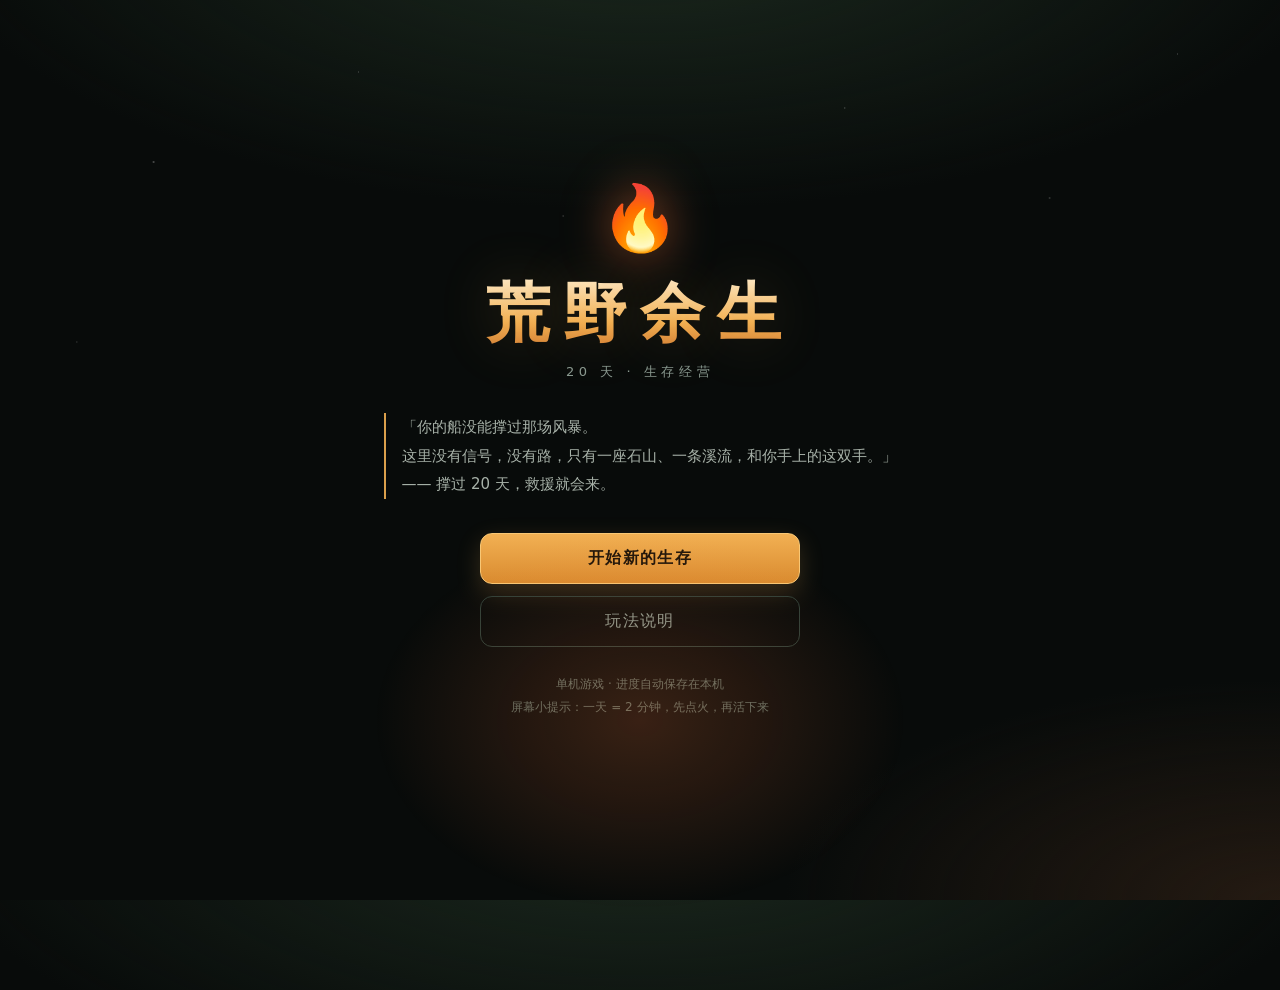
<file: index.html>
<!DOCTYPE html>
<html lang="zh-CN">
<head>
<meta charset="UTF-8">
<meta name="viewport" content="width=device-width, initial-scale=1.0, viewport-fit=cover, user-scalable=no">
<meta name="theme-color" content="#0b0f0d">
<meta name="apple-mobile-web-app-capable" content="yes">
<meta name="apple-mobile-web-app-status-bar-style" content="black-translucent">
<link rel="manifest" href="./manifest.webmanifest">
<link rel="icon" href="data:image/svg+xml,<svg xmlns='http://www.w3.org/2000/svg' viewBox='0 0 100 100'><text y='.9em' font-size='90'>🏕️</text></svg>">
<link rel="stylesheet" href="./css/style.css">
<title>荒野余生 · 20 天</title>
</head>
<body>
<div id="app">

  <!-- ===== 顶部 HUD ===== -->
  <header id="hud" class="hidden">
    <div class="hud-row hud-top">
      <div class="brand">
        <span class="brand-icon">🏕️</span>
        <div>
          <div class="brand-name">荒野余生</div>
          <div class="brand-sub" id="hud-clock">第 1 天 · 06:00</div>
        </div>
      </div>
      <div class="hud-weather" id="hud-weather" title="当地天气"><span class="wx-icon">☀️</span><span class="wx-name">晴朗</span></div>
      <div class="hud-target">
        <div class="target-num" id="hud-daynum">1<small>/20</small></div>
        <div class="target-bar"><i id="hud-daybar"></i></div>
        <div class="target-label">熬过今夜</div>
      </div>
    </div>

    <div class="hud-vitals" id="hud-vitals"></div>

    <div class="hud-res" id="hud-res"></div>

    <div class="hud-row hud-actions">
      <div class="energy-wrap">
        <span class="energy-label">体力</span>
        <div class="energy-bar"><i id="hud-energy"></i></div>
        <span class="energy-num" id="hud-energy-num">100</span>
      </div>
      <div class="action-dots" id="hud-dots" title="今天的行动次数"></div>
      <div class="know-wrap" title="知识：用于研究科技">
        <span>📘</span><span id="hud-know">0</span>
      </div>
    </div>
    <div class="hud-progress"><i id="hud-timebar"></i></div>
  </header>

  <!-- ===== 主界面 ===== -->
  <main id="screen-play" class="screen hidden">
    <section class="panel panel-log">
      <div class="panel-head">
        <h2>夜里发生的</h2>
        <button class="mini-btn" id="btn-sound" title="音效开关">🔊</button>
        <button class="mini-btn" id="btn-restart" title="重新开始">↻</button>
      </div>
      <div class="log" id="log"></div>
    </section>

    <section class="panel panel-collect">
      <div class="panel-head"><h2>外出采集 <span class="sub-label">消耗体力 · 用掉 1 次行动</span></h2></div>
      <div class="zones" id="zones"></div>
    </section>

    <section class="panel panel-tabs">
      <div class="tabbar" id="tabbar">
        <button class="tab active" data-tab="build">🏗️ 建造</button>
        <button class="tab" data-tab="craft">🛠️ 制作</button>
        <button class="tab" data-tab="tech">📘 科技</button>
        <button class="tab" data-tab="camp">⛺ 营地</button>
      </div>
      <div class="tab-body" id="tab-body"></div>
    </section>
  </main>

  <!-- ===== 雨/雾粒子层 ===== -->
  <div id="fx" class="fx"></div>

  <!-- ===== 弹窗层 ===== -->
  <div id="modal-root"></div>

  <div id="toasts" class="toasts"></div>
</div>

<script src="./js/data.js"></script>
<script src="./js/game.js"></script>
<script src="./js/audio.js"></script>
<script src="./js/ui.js"></script>
<script>
  if ('serviceWorker' in navigator && location.protocol !== 'file:') {
    window.addEventListener('load', function () { navigator.serviceWorker.register('./sw.js').catch(function () {}); });
  }
</script>
</body>
</html>
</file>
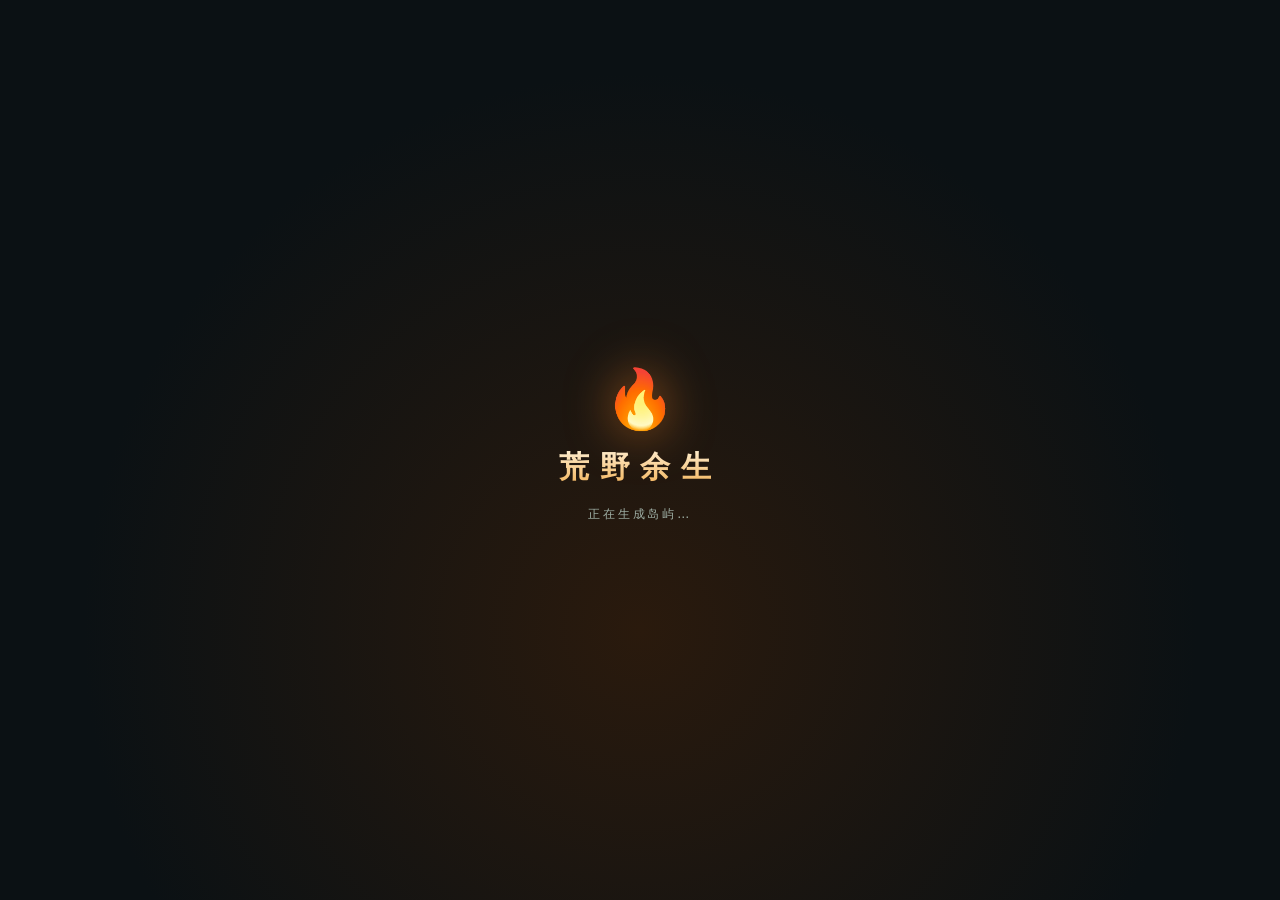
<file: explore.html>
<!DOCTYPE html>
<html lang="zh-CN">
<head>
<meta charset="UTF-8">
<meta name="viewport" content="width=device-width, initial-scale=1.0, maximum-scale=1.0, user-scalable=no, viewport-fit=cover">
<meta name="theme-color" content="#0b1114">
<meta name="apple-mobile-web-app-capable" content="yes">
<meta name="apple-mobile-web-app-status-bar-style" content="black-translucent">
<meta name="mobile-web-app-capable" content="yes">
<link rel="manifest" href="./manifest.webmanifest">
<link rel="icon" href="data:image/svg+xml,<svg xmlns='http://www.w3.org/2000/svg' viewBox='0 0 100 100'><text y='.9em' font-size='90'>🏝️</text></svg>">
<link rel="stylesheet" href="./css/game.css">
<title>荒野余生 · 3D 探索</title>
<script type="importmap">
{
  "imports": {
    "three": "./vendor/three.module.js",
    "three/addons/": "./vendor/examples/jsm/"
  }
}
</script>
</head>
<body>
<canvas id="gl"></canvas>

<!-- 加载 -->
<div id="loading" class="loading">
  <div class="fire">🔥</div>
  <h1>荒野余生</h1>
  <p class="sub">正在生成岛屿…</p>
</div>

<!-- ============ HUD ============ -->
<div id="hud" class="hud">
  <!-- 顶部状态：纯图形，无文字 -->
  <div class="top">
    <div class="stats">
      <div class="stat heart">
        <div class="bar"><i id="st-energy"></i></div>
      </div>
      <div class="stat hunger">
        <span class="icon">🍖</span>
        <div class="bar"><i id="st-hunger"></i></div>
      </div>
      <div class="stat thirst">
        <span class="icon">💧</span>
        <div class="bar"><i id="st-thirst"></i></div>
      </div>
      <div class="stat stamina">
        <span class="icon">⚡</span>
        <div class="bar"><i id="st-stamina"></i></div>
      </div>
    </div>
    <!-- 昼夜圆盘：图形表示，不写文字 -->
    <div class="daydial" id="daydial">
      <div class="dial-face">
        <span class="dial-icon" id="dial-icon">☀️</span>
      </div>
      <div class="day-pips" id="day-pips"></div>
    </div>
    <!-- 物品栏（横屏时移到右上角，竖屏时在右侧竖排） -->
    <div class="inventory" id="inventory">
      <div class="slot" id="it-wood" title="木材"><span>🪵</span></div>
      <div class="slot" id="it-stone" title="石料"><span>🪨</span></div>
      <div class="slot" id="it-camp" title="营火"><span>🔥</span></div>
    </div>
  </div>

  <!-- 准心提示 -->
  <div class="prompt" id="prompt"><span class="prompt-ring"></span></div>

  <!-- 气泡提示 -->
  <div class="bubbles" id="bubbles"></div>

  <!-- 受击红屏 -->
  <div class="hit-flash" id="hitFlash"></div>

  <!-- 夜晚暗角 -->
  <div class="vignette" id="vignette"></div>
</div>

<!-- 触控层：虚拟摇杆 + 行动按钮（独立于 HUD，保证能点） -->
<div class="controls" id="controls">
  <div class="pedal" id="stick">
    <div class="pedal-base"></div>
    <div class="pedal-knob" id="knob"></div>
  </div>
  <button class="action-btn" id="btnAction" aria-label="行动">
    <span class="act-icon">🪓</span>
  </button>
</div>

<!-- 死亡 / 重来 -->
<div id="gameover" class="gameover hidden">
  <div class="go-card">
    <div class="go-icon">💀</div>
    <button class="go-btn" id="btnRestart">↻</button>
  </div>
</div>

<!-- 横屏提示：竖屏时盖一层，引导转到横屏 -->
<div id="rotate" class="rotate">
  <div class="rotate-card">
    <div class="phone">
      <div class="phone-screen"></div>
    </div>
    <div class="rotate-hint">
      <span>↻</span>
    </div>
  </div>
</div>

<script type="module" src="./js3d/overlay.js"></script>
<script type="module" src="./js3d/main.js"></script>
<script>
  if ('serviceWorker' in navigator && location.protocol !== 'file:') {
    window.addEventListener('load', function () { navigator.serviceWorker.register('./sw.js').catch(function () {}); });
  }
</script>
</body>
</html>
</file>
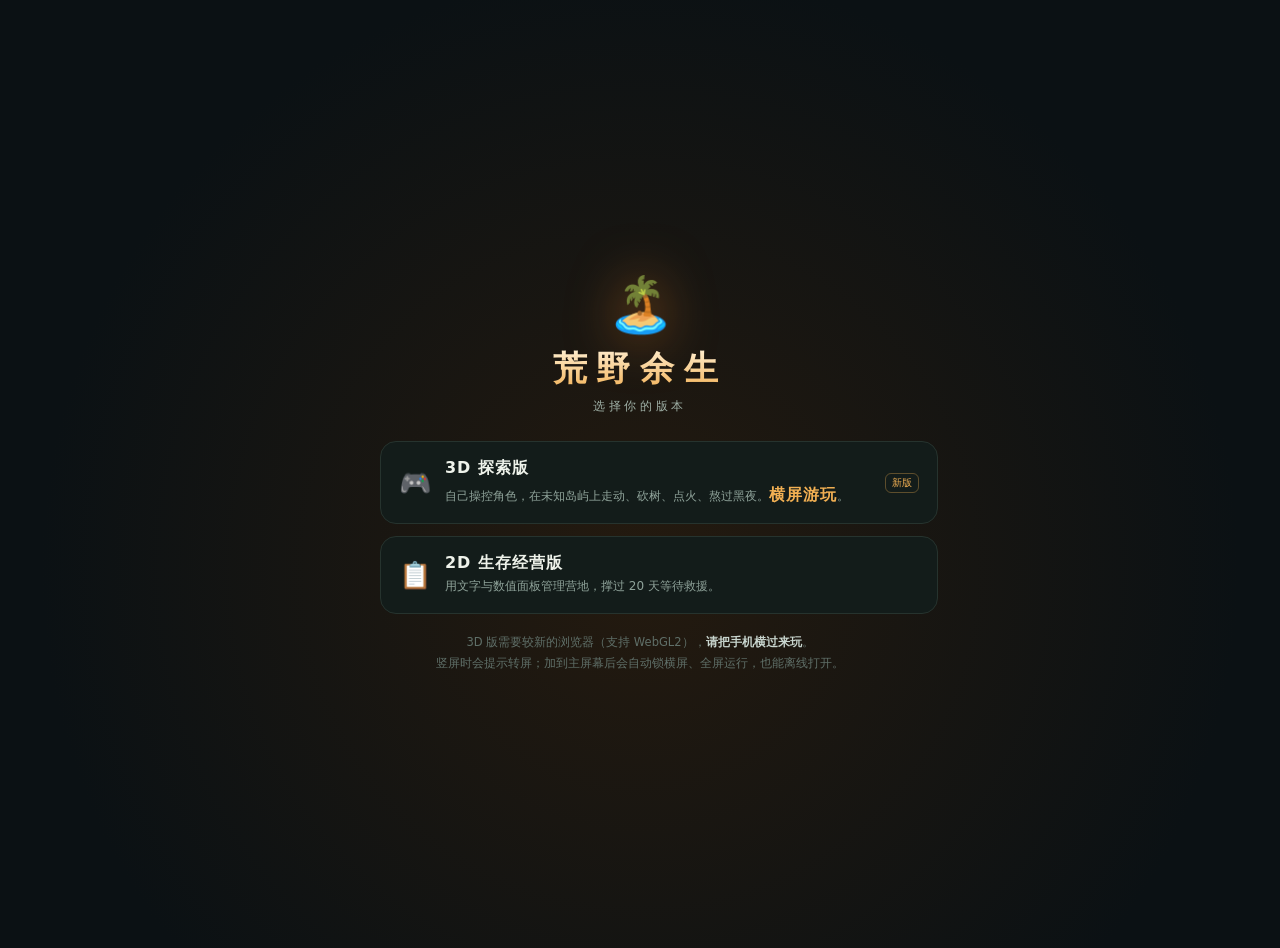
<file: start.html>
<!DOCTYPE html>
<html lang="zh-CN">
<head>
<meta charset="UTF-8">
<meta name="viewport" content="width=device-width, initial-scale=1">
<title>荒野余生 · 入口</title>
<style>
  body{margin:0;min-height:100vh;display:grid;place-items:center;background:radial-gradient(circle at 50% 60%,#241a0f,#0b1114 70%);color:#eef2ea;font-family:"PingFang SC","Microsoft YaHei",system-ui,sans-serif;padding:24px}
  .wrap{max-width:520px;width:100%;text-align:center}
  h1{font-size:34px;letter-spacing:.28em;margin:0 0 6px;background:linear-gradient(180deg,#fff3da,#f2b053);-webkit-background-clip:text;background-clip:text;color:transparent}
  .sub{color:#9fb0a6;font-size:12px;letter-spacing:.3em;margin-bottom:26px}
  .hero{font-size:54px;filter:drop-shadow(0 0 26px #ff8a2a88);margin-bottom:10px}
  a.card{
    display:flex;align-items:center;gap:14px;width:100%;text-align:left;padding:16px 18px;border-radius:16px;
    background:#131c1a;border:1px solid #26332e;text-decoration:none;color:#eef2ea;margin-bottom:12px;transition:.18s;
  }
  a.card:hover{border-color:#f2b053;transform:translateY(-2px);box-shadow:0 12px 30px #0007}
  a.card .ico{font-size:26px}
  a.card b{display:block;font-size:16px;letter-spacing:.06em}
  a.card span{display:block;font-size:12px;color:#8fa39a;margin-top:3px;line-height:1.6}
  .tag{font-size:10px;border:1px solid #f2b05355;color:#f2b053;border-radius:6px;padding:2px 6px;margin-left:auto;white-space:nowrap}
  .note{color:#5f6f68;font-size:11.5px;line-height:1.9;margin-top:18px}
</style>
</head>
<body>
<div class="wrap">
  <div class="hero">🏝️</div>
  <h1>荒野余生</h1>
  <div class="sub">选择你的版本</div>

  <a class="card" href="./explore.html">
    <div class="ico">🎮</div>
    <div>
      <b>3D 探索版</b>
      <span>自己操控角色，在未知岛屿上走动、砍树、点火、熬过黑夜。<b style="display:inline;color:#f2b053">横屏游玩</b>。</span>
    </div>
    <div class="tag">新版</div>
  </a>

  <a class="card" href="./index.html">
    <div class="ico">📋</div>
    <div>
      <b>2D 生存经营版</b>
      <span>用文字与数值面板管理营地，撑过 20 天等待救援。</span>
    </div>
  </a>

  <div class="note">
    3D 版需要较新的浏览器（支持 WebGL2），<b style="color:#c9d6cf">请把手机横过来玩</b>。<br>
    竖屏时会提示转屏；加到主屏幕后会自动锁横屏、全屏运行，也能离线打开。
  </div>
</div>
</body>
</html>
</file>
<file: css/style.css>
/* 荒野余生 · 样式：深色荒野夜感 */
:root{
  --bg:#080b0a;
  --bg2:#0f1512;
  --panel:#121a16;
  --panel2:#16211c;
  --line:#233029;
  --line2:#2f4038;
  --text:#e8e2d4;
  --muted:#8a998f;
  --dim:#5d6d63;
  --amber:#f2b053;
  --amber-soft:#f2b05322;
  --ember:#ff7a3d;
  --good:#7fbf7a;
  --bad:#e2685c;
  --warn:#e6c15a;
  --blue:#64b5e6;
  --shadow:0 10px 30px #0008;
  --r:14px;
}

*{box-sizing:border-box;-webkit-tap-highlight-color:transparent}
html,body{margin:0;height:100%}
body{
  background:
    radial-gradient(1200px 500px at 50% -10%, #1c2a1f 0%, transparent 60%),
    radial-gradient(900px 400px at 100% 100%, #241a12 0%, transparent 55%),
    var(--bg);
  color:var(--text);
  font-family:"PingFang SC","Microsoft YaHei","Noto Sans SC",system-ui,sans-serif;
  overflow-x:hidden;
}
button{font-family:inherit;color:inherit;cursor:pointer}
.hidden{display:none !important}
#app{min-height:100%;max-width:100%;margin:0 auto;position:relative;padding:0 0 40px}

/* 星空 + 火光背景 */
body::before{
  content:"";position:fixed;inset:0;pointer-events:none;z-index:0;
  background-image:
    radial-gradient(1.5px 1.5px at 12% 18%, #ffffff66, transparent),
    radial-gradient(1px 1px at 28% 8%, #ffffff55, transparent),
    radial-gradient(1.2px 1.2px at 44% 24%, #ffffff44, transparent),
    radial-gradient(1px 1px at 66% 12%, #ffffff66, transparent),
    radial-gradient(1.4px 1.4px at 82% 22%, #ffffff44, transparent),
    radial-gradient(1px 1px at 92% 6%, #ffffff55, transparent),
    radial-gradient(1.2px 1.2px at 6% 38%, #ffffff33, transparent);
  opacity:.9;
  animation:twinkle 6s ease-in-out infinite alternate;
}
@keyframes twinkle{from{opacity:.45}to{opacity:1}}
#app{position:relative;z-index:1}

/* ============ 开始屏 ============ */
.title-screen{
  min-height:100vh;display:flex;flex-direction:column;align-items:center;justify-content:center;
  padding:24px;text-align:center;position:relative;
}
.title-screen .glow{
  position:absolute;bottom:-10%;left:50%;transform:translateX(-50%);
  width:min(90vw,760px);height:60vh;pointer-events:none;
  background:radial-gradient(closest-side, #ff7a3d33, transparent 70%);
  animation:flicker 3.2s ease-in-out infinite;
}
@keyframes flicker{0%,100%{opacity:.85;transform:translateX(-50%) scale(1)}45%{opacity:1;transform:translateX(-50%) scale(1.04)}70%{opacity:.7;transform:translateX(-50%) scale(.97)}}
.title-fire{font-size:64px;filter:drop-shadow(0 0 24px #ff7a3d88);animation:bob 2.4s ease-in-out infinite}
@keyframes bob{50%{transform:translateY(-6px)}}
.title-screen h1{
  font-size:clamp(38px,9vw,64px);letter-spacing:.2em;margin:14px 0 6px;font-weight:800;
  background:linear-gradient(180deg,#fff3da,#f2b053 60%,#c9702b);
  -webkit-background-clip:text;background-clip:text;color:transparent;
  text-shadow:0 0 60px #f2b05333;
}
.title-screen .sub{color:var(--muted);letter-spacing:.35em;font-size:13px;margin-bottom:6px}
.title-screen .quote{
  max-width:520px;color:#b9c4ba;line-height:1.9;font-size:15px;margin:26px auto 34px;
  border-left:2px solid var(--amber);padding-left:16px;text-align:left;opacity:.9;
}
.title-btns{display:flex;flex-direction:column;gap:12px;width:min(320px,86vw)}
.btn{
  border:1px solid var(--line2);background:var(--panel);padding:14px 18px;border-radius:12px;
  font-size:16px;letter-spacing:.08em;transition:.18s;display:flex;align-items:center;justify-content:center;gap:8px;
}
.btn:hover{border-color:var(--amber);background:var(--panel2);transform:translateY(-1px)}
.btn.primary{
  background:linear-gradient(180deg,#f2b053,#d98b2f);color:#20160a;border-color:#f8c775;font-weight:700;
  box-shadow:0 8px 24px #f2b05333;
}
.btn.primary:hover{filter:brightness(1.08)}
.btn.ghost{background:transparent;color:var(--muted)}
.btn:disabled{opacity:.4;cursor:not-allowed;transform:none}
.tips{color:var(--dim);font-size:12px;margin-top:26px;line-height:1.9}

/* ============ HUD ============ */
#hud{
  position:sticky;top:0;z-index:30;padding:10px 12px 0;
  background:linear-gradient(180deg,#0d1310f2,#0d1310e0 70%,#0d131000);
  backdrop-filter:blur(10px);
  border-bottom:1px solid #1a241e;
}
.hud-row{display:flex;align-items:center;gap:12px}
.hud-top{justify-content:space-between}
.brand{display:flex;align-items:center;gap:9px;min-width:0}
.brand-icon{font-size:22px}
.brand-name{font-weight:700;letter-spacing:.16em;font-size:15px}
.brand-sub{font-size:11px;color:var(--muted);letter-spacing:.08em;margin-top:2px}
.hud-weather{
  display:flex;align-items:center;gap:6px;padding:5px 10px;border-radius:20px;
  background:#ffffff08;border:1px solid var(--line);font-size:12px;color:#c9d3ca;
}
.hud-weather .wx-icon{font-size:15px}
.hud-target{display:flex;flex-direction:column;align-items:flex-end;gap:3px;min-width:76px}
.target-num{font-size:17px;font-weight:800;color:var(--amber)}
.target-num small{font-size:11px;color:var(--dim);font-weight:400}
.target-bar{width:76px;height:4px;border-radius:2px;background:#ffffff12;overflow:hidden}
.target-bar i{display:block;height:100%;width:5%;background:linear-gradient(90deg,#d98b2f,#f2b053);transition:width .4s}
.target-label{font-size:10px;color:var(--dim);letter-spacing:.1em}

.hud-vitals{display:grid;grid-template-columns:repeat(4,1fr);gap:8px;margin:10px 0 8px}
.vital{background:#ffffff06;border:1px solid var(--line);border-radius:10px;padding:6px 8px;position:relative;overflow:hidden}
.vital-top{display:flex;justify-content:space-between;align-items:center;font-size:11px;color:var(--muted);letter-spacing:.06em}
.vital-top b{font-size:12px;color:var(--text);font-variant-numeric:tabular-nums}
.vital-bar{height:5px;border-radius:3px;background:#ffffff10;margin-top:5px;overflow:hidden}
.vital-bar i{display:block;height:100%;border-radius:3px;transition:width .45s ease,background .3s}
.vital.low .vital-top b{color:var(--bad)}
.vital.low{animation:pulse 1.6s infinite;border-color:#e2685c55}
@keyframes pulse{50%{box-shadow:0 0 0 3px #e2685c1a}}

.hud-res{
  display:flex;gap:6px;overflow-x:auto;padding:4px 0 8px;scrollbar-width:none;
}
.hud-res::-webkit-scrollbar{display:none}
.res-chip{
  flex:0 0 auto;display:flex;align-items:center;gap:5px;padding:4px 9px;border-radius:8px;
  background:#ffffff06;border:1px solid #1e2a23;font-size:12px;color:#cdd6cd;font-variant-numeric:tabular-nums;
}
.res-chip .ic{font-size:13px}
.res-chip b{color:var(--text);font-weight:600}
.res-chip.hi{border-color:#7fbf7a55;background:#7fbf7a10}
.res-chip.flash{animation:chipflash .6s}
@keyframes chipflash{0%{background:#f2b05366}100%{background:transparent}}

.hud-actions{margin-bottom:8px}
.energy-wrap{display:flex;align-items:center;gap:8px;flex:1}
.energy-label{font-size:11px;color:var(--muted)}
.energy-bar{flex:1;height:7px;background:#ffffff10;border-radius:4px;overflow:hidden}
.energy-bar i{display:block;height:100%;width:100%;background:linear-gradient(90deg,#5fa86b,#9ed68f);transition:width .3s}
.energy-num{font-size:12px;color:var(--text);width:28px;text-align:right;font-variant-numeric:tabular-nums}
.action-dots{display:flex;gap:4px}
.action-dots i{width:9px;height:9px;border-radius:50%;background:#2b3a32;display:block;border:1px solid #3a4c41}
.action-dots i.on{background:var(--amber);box-shadow:0 0 8px var(--amber)}
.know-wrap{display:flex;align-items:center;gap:4px;font-size:12px;color:#c9d3ca;background:#ffffff08;padding:4px 9px;border-radius:8px;border:1px solid var(--line)}
.hud-progress{height:2px;background:#ffffff0a;margin:0 -12px}
.hud-progress i{display:block;height:100%;width:0;background:linear-gradient(90deg,#7fbf7a,#f2b053,#e2685c);transition:width .5s linear}

/* ============ 主界面 ============ */
.screen{padding:14px 12px 0}
.panel{
  background:linear-gradient(180deg,#111814,#0e1512);
  border:1px solid var(--line);border-radius:var(--r);margin-bottom:12px;overflow:hidden;
  box-shadow:var(--shadow);
}
.panel-head{display:flex;align-items:center;gap:8px;padding:10px 14px;border-bottom:1px solid #1b2620}
.panel-head h2{margin:0;font-size:13px;letter-spacing:.14em;color:#cfd8cf;font-weight:600}
.sub-label{font-size:11px;color:var(--dim);letter-spacing:0;margin-left:6px;font-weight:400}
.mini-btn{
  margin-left:auto;background:#ffffff08;border:1px solid var(--line);border-radius:8px;
  width:28px;height:28px;font-size:13px;display:grid;place-items:center;transition:.15s;
}
.mini-btn + .mini-btn{margin-left:0}
.mini-btn:hover{border-color:var(--amber);color:var(--amber)}
.log{height:190px;overflow-y:auto;padding:10px 14px;font-size:13px;line-height:1.85;scrollbar-width:thin;scrollbar-color:#2b3a32 transparent}
.log::-webkit-scrollbar{width:5px}
.log::-webkit-scrollbar-thumb{background:#2b3a32;border-radius:3px}
.log-item{padding:2px 0;color:#bdc7bd;animation:fadein .35s}
.log-item .daytag{color:var(--dim);font-size:10px;margin-right:6px;letter-spacing:.05em}
.log-item.good{color:#a8d6a1}
.log-item.bad{color:#f09a90}
.log-item.warn{color:#e6c15a}
.log-item.tech{color:#9fc9f0}
.log-item.story{color:#f2b053;font-style:italic;border-left:2px solid #f2b05355;padding-left:8px;margin:4px 0}
.log-item.hint{color:#8a998f}
.log-item.day{color:#f2b053;font-weight:700;letter-spacing:.14em;margin:8px 0 2px;text-align:center;font-size:12px}
@keyframes fadein{from{opacity:0;transform:translateY(4px)}to{opacity:1;transform:none}}

.zones{padding:10px 12px 12px}
.quick-row{display:flex;gap:7px;margin-bottom:9px;flex-wrap:wrap}
.quick{
  display:flex;align-items:center;gap:6px;padding:7px 11px;border-radius:10px;
  border:1px solid #7fbf7a55;background:#7fbf7a12;font-size:12.5px;color:#cfe6cd;transition:.15s;
}
.quick:hover:not(:disabled){border-color:var(--amber);color:var(--amber);background:#f2b05310}
.quick .q-cost{font-size:11px;color:var(--dim)}
.quick.off{opacity:.4;cursor:not-allowed}
.zones-grid{display:grid;grid-template-columns:repeat(auto-fill,minmax(140px,1fr));gap:8px}
.zone{
  text-align:left;border:1px solid var(--line);background:#0f1613;border-radius:11px;padding:9px 10px;transition:.16s;
  position:relative;overflow:hidden;
}
.zone:hover:not(:disabled){border-color:var(--amber);background:#151f19;transform:translateY(-1px)}
.zone:disabled{opacity:.42;cursor:not-allowed}
.zone .z-top{display:flex;align-items:center;gap:7px;font-weight:600;font-size:13px}
.zone .z-icon{font-size:17px}
.zone .z-cost{margin-left:auto;font-size:11px;color:var(--amber);font-variant-numeric:tabular-nums}
.zone .z-desc{font-size:11px;color:var(--dim);margin-top:5px;line-height:1.55}
.zone .z-warn{color:#e2685c}
.zone.locked .z-top{color:var(--dim)}

.tabbar{display:flex;border-bottom:1px solid #1b2620;background:#0b1210}
.tab{
  flex:1;border:0;background:transparent;padding:11px 4px;font-size:12px;color:var(--muted);
  letter-spacing:.05em;border-bottom:2px solid transparent;transition:.16s;
}
.tab.active{color:var(--amber);border-bottom-color:var(--amber);background:#f2b0530a}
.tab .badge{display:inline-block;width:6px;height:6px;border-radius:50%;background:var(--good);margin-left:3px;vertical-align:middle}
.tab-body{padding:10px 12px 14px;max-height:340px;overflow-y:auto;scrollbar-width:thin;scrollbar-color:#2b3a32 transparent}
.tab-body::-webkit-scrollbar{width:5px}
.tab-body::-webkit-scrollbar-thumb{background:#2b3a32;border-radius:3px}

.card{
  display:flex;gap:10px;align-items:flex-start;padding:10px;border:1px solid var(--line);border-radius:11px;
  background:#0f1613;margin-bottom:8px;transition:.16s;position:relative;
}
.card.ok{cursor:pointer}
.card.ok:hover{border-color:var(--amber);background:#151f19}
.card.no{opacity:.55}
.card.owned{border-color:#7fbf7a44;background:#0f1a12}
.card .c-icon{font-size:22px;line-height:1;width:26px;text-align:center;margin-top:1px}
.card .c-main{flex:1;min-width:0}
.card .c-title{display:flex;align-items:center;gap:6px;font-size:14px;font-weight:600}
.card .c-title .tag{font-size:10px;color:var(--dim);border:1px solid var(--line2);border-radius:4px;padding:1px 4px;font-weight:400;letter-spacing:.05em}
.card .c-desc{font-size:11.5px;color:var(--muted);margin-top:3px;line-height:1.6}
.card .c-cost{display:flex;flex-wrap:wrap;gap:5px;margin-top:6px}
.cost{font-size:11px;padding:2px 6px;border-radius:5px;background:#ffffff08;color:#c3ccc3;font-variant-numeric:tabular-nums}
.cost.lack{color:#f09a90;background:#e2685c15}
.c-why{font-size:11px;color:var(--dim);margin-top:6px}
.c-btn{
  align-self:center;flex:0 0 auto;border:1px solid var(--line2);background:#1a251f;border-radius:9px;
  padding:7px 12px;font-size:12px;color:var(--text);transition:.15s;white-space:nowrap;
}
.c-btn:hover:not(:disabled){border-color:var(--amber);color:var(--amber)}
.c-btn:disabled{opacity:.35;cursor:not-allowed}
.have{color:var(--good);font-size:11px}

.camp-grid{display:grid;gap:8px}
.camp-item{display:flex;align-items:center;gap:10px;padding:9px 10px;border:1px solid var(--line);border-radius:10px;background:#0f1613;font-size:13px}
.camp-item .ic{font-size:18px}
.camp-item .k{color:var(--muted);font-size:12px}
.camp-item .v{margin-left:auto;font-variant-numeric:tabular-nums}
.section-title{font-size:11px;color:var(--dim);letter-spacing:.14em;margin:10px 0 7px}
.equip-list{display:flex;flex-wrap:wrap;gap:6px}
.equip{padding:5px 9px;border-radius:8px;border:1px solid #7fbf7a44;background:#7fbf7a10;font-size:12px}
.empty{color:var(--dim);font-size:12px;padding:8px 0}
.kv-row{display:flex;justify-content:space-between;font-size:12.5px;padding:5px 0;border-bottom:1px dashed #1b2620;color:var(--muted)}
.kv-row b{color:var(--text);font-variant-numeric:tabular-nums}

/* ============ 弹窗 ============ */
.overlay{
  position:fixed;inset:0;z-index:100;background:#050807d9;backdrop-filter:blur(6px);
  display:flex;align-items:center;justify-content:center;padding:18px;animation:fadein .25s;
}
.modal{
  width:min(560px,100%);max-height:88vh;overflow-y:auto;background:linear-gradient(180deg,#131b17,#0d1310);
  border:1px solid var(--line2);border-radius:16px;box-shadow:0 24px 80px #000c;animation:pop .28s cubic-bezier(.2,.9,.3,1.2);
  padding:20px;
}
@keyframes pop{from{opacity:0;transform:translateY(12px) scale(.97)}to{opacity:1;transform:none}}
.modal h3{margin:0 0 4px;font-size:19px;letter-spacing:.06em;display:flex;align-items:center;gap:9px}
.modal .m-icon{font-size:26px}
.modal .m-sub{color:var(--muted);font-size:12px;letter-spacing:.14em;margin-bottom:12px}
.modal p{line-height:1.95;color:#c7d0c7;font-size:14px}
.choice{
  display:block;width:100%;text-align:left;margin-top:9px;padding:12px 14px;border-radius:11px;
  border:1px solid var(--line2);background:#111a15;font-size:14px;transition:.16s;
}
.choice:hover:not(:disabled){border-color:var(--amber);background:#17211b;transform:translateX(2px)}
.choice:disabled{opacity:.42;cursor:not-allowed}
.choice .ch-tip{display:block;font-size:11px;color:var(--dim);margin-top:3px}
.modal-actions{display:flex;gap:10px;margin-top:16px;flex-wrap:wrap}
.modal-actions .btn{flex:1;min-width:120px;padding:12px}

/* 夜间行动选择 */
.night-score{background:#0a100d;border:1px solid #1b2620;border-radius:12px;padding:12px 14px;margin:4px 0 12px}
.night-score .ns-row{display:flex;justify-content:space-between;font-size:13px;padding:4px 0;color:#c7d0c7}
.night-score .ns-row b{color:var(--amber)}
.night-score .ns-note{font-size:11px;color:var(--dim);margin-top:8px;line-height:1.7}
.wx-big{font-size:34px;line-height:1;text-align:center;margin:6px 0 2px;filter:drop-shadow(0 0 16px #ffffff22)}
.wx-name-big{text-align:center;color:var(--muted);font-size:12px;letter-spacing:.2em;margin-bottom:14px}

/* 夜晚演出 */
.night-overlay{
  position:fixed;inset:0;z-index:110;display:flex;align-items:center;justify-content:center;padding:18px;
  background:radial-gradient(circle at 50% 80%, #2a1408cc, #030504f2 70%);animation:fadein .6s;
}
.night-card{
  width:min(480px,100%);text-align:center;padding:26px 22px;border-radius:18px;
  background:#0c1210dd;border:1px solid #2a3a31;box-shadow:0 0 80px #ff7a3d26;
}
.night-card .moon{font-size:46px;animation:bob 3.4s ease-in-out infinite}
.night-card h3{margin:12px 0 4px;font-size:21px;letter-spacing:.2em;justify-content:center}
.night-card .n-sub{color:var(--muted);font-size:12px;letter-spacing:.1em}
.night-rings{display:flex;justify-content:center;gap:8px;margin:20px 0}
.night-rings i{width:10px;height:10px;border-radius:50%;background:#2b3a32;display:block;animation:emberPulse 1.6s infinite}
.night-rings i:nth-child(2){animation-delay:.2s}
.night-rings i:nth-child(3){animation-delay:.4s}
.night-rings i:nth-child(4){animation-delay:.6s}
@keyframes emberPulse{0%,100%{background:#2b3a32;transform:scale(.8)}40%{background:var(--ember);transform:scale(1.2);box-shadow:0 0 12px var(--ember)}}
.night-card .n-skip{background:transparent;border:1px solid var(--line2);border-radius:9px;padding:8px 16px;color:var(--muted);font-size:12px;margin-top:16px}
.night-card .n-skip:hover{color:var(--amber);border-color:var(--amber)}

/* 结算 */
.settle-line{font-size:13px;line-height:1.9;padding:3px 0;color:#c7d0c7;display:flex;gap:8px}
.settle-line.bad{color:#f09a90}
.settle-line.good{color:#a8d6a1}
.settle-line.warn{color:#e6c15a}
.settle-line .bullet{color:var(--dim)}
.day-hero{text-align:center;padding:6px 0 12px;border-bottom:1px solid #1b2620;margin-bottom:10px}
.day-hero .d-num{font-size:40px;font-weight:800;color:var(--amber);letter-spacing:.04em;line-height:1}
.day-hero .d-lbl{font-size:11px;letter-spacing:.4em;color:var(--dim);margin-top:6px}
.wx-line{display:flex;align-items:center;justify-content:center;gap:8px;color:#c7d0c7;font-size:13px;margin-top:8px}
.wx-line .wx-d{color:var(--muted);font-size:12px}

/* 结局 */
.ending-wrap{text-align:center;padding:10px 0 0}
.ending-icon{font-size:56px;filter:drop-shadow(0 0 24px #f2b05344)}
.ending-title{font-size:30px;letter-spacing:.24em;margin:12px 0 6px;font-weight:800}
.ending-title.win{color:var(--good);text-shadow:0 0 40px #7fbf7a55}
.ending-title.lose{color:var(--bad);text-shadow:0 0 40px #e2685c44}
.ending-text{color:#c0cac1;line-height:2;font-size:14px;text-align:left;margin:18px 0}
.stat-grid{display:grid;grid-template-columns:repeat(2,1fr);gap:8px;margin:14px 0}
.stat{background:#0f1613;border:1px solid var(--line);border-radius:10px;padding:9px 10px}
.stat .s-k{font-size:11px;color:var(--dim)}
.stat .s-v{font-size:17px;font-weight:700;color:var(--amber);margin-top:2px;font-variant-numeric:tabular-nums}

/* Toast */
.toasts{position:fixed;left:50%;transform:translateX(-50%);bottom:24px;z-index:200;display:flex;flex-direction:column;gap:8px;align-items:center;pointer-events:none;width:min(420px,92vw)}
.toast{
  background:#101815ee;border:1px solid var(--line2);border-radius:10px;padding:9px 15px;font-size:13px;
  color:#dbe3da;box-shadow:0 8px 28px #000a;animation:toastIn .3s cubic-bezier(.2,.9,.3,1.2);text-align:center;
}
.toast.bad{border-color:#e2685c66;color:#f0a79e}
.toast.good{border-color:#7fbf7a66;color:#b1dcab}
@keyframes toastIn{from{opacity:0;transform:translateY(10px)}to{opacity:1;transform:none}}

/* 天气特效 */
.fx{position:fixed;inset:0;pointer-events:none;z-index:5;overflow:hidden}
.fx .drop{position:absolute;top:-20px;width:1px;height:18px;background:linear-gradient(#ffffff00,#9fc9f066);animation:fall linear infinite}
@keyframes fall{to{transform:translateY(105vh)}}
.fx .fog{position:absolute;inset:0;background:radial-gradient(ellipse at 30% 60%, #97b0a522, transparent 60%),radial-gradient(ellipse at 75% 40%, #97b0a51a, transparent 55%);animation:fogmove 14s ease-in-out infinite alternate}
@keyframes fogmove{to{transform:translateX(-6%) scale(1.05)}}
.fx .snow{position:absolute;top:-10px;color:#cfe6ff;font-size:11px;animation:fall linear infinite}

/* ============ 响应式 ============ */
@media (min-width:900px){
  #app{max-width:1080px}
  .screen{display:grid;grid-template-columns:1fr 1fr;gap:12px;align-items:start}
  .panel-log{grid-column:1}
  .panel-collect{grid-column:2}
  .panel-tabs{grid-column:1 / -1}
  .log{height:250px}
  .tab-body{max-height:none}
  .hud-res{justify-content:center}
  .hud-vitals{max-width:720px;margin-left:auto;margin-right:auto}
}
@media (max-width:420px){
  .brand-name{font-size:13px;letter-spacing:.1em}
  .hud-weather .wx-name{display:none}
  .hud-vitals{gap:6px}
  .vital{padding:5px 6px}
  .vital-top{font-size:10px}
  .zones-grid{grid-template-columns:1fr 1fr}
  .quick{font-size:12px;padding:6px 9px}
  .tab{font-size:11px}
}
@media (prefers-reduced-motion:reduce){
  *{animation:none !important;transition:none !important}
}
</file>
<file: css/game.css>
/* 荒野余生 3D · 样式（手机竖屏优先） */
:root{
  --ink:#eef2ea;
  --dim:#9fb0a6;
  --amber:#f2b053;
  --green:#7fbf7a;
  --red:#e2685c;
  --blue:#64b5e6;
  --glass:rgba(10,16,18,.42);
  --line:rgba(255,255,255,.14);
}

*{box-sizing:border-box;-webkit-tap-highlight-color:transparent}
html,body{
  margin:0;height:100%;overflow:hidden;background:#0b1114;color:var(--ink);
  font-family:"PingFang SC","Microsoft YaHei",system-ui,sans-serif;
  overscroll-behavior:none;touch-action:none;user-select:none;-webkit-user-select:none;
}
#gl{position:fixed;inset:0;width:100%;height:100%;display:block;touch-action:none}

/* ============ 加载 ============ */
.loading{
  position:fixed;inset:0;z-index:50;display:flex;flex-direction:column;align-items:center;justify-content:center;
  background:radial-gradient(circle at 50% 70%, #2a1a0d 0%, #0b1114 62%);
  transition:opacity .8s ease;
}
.loading.gone{opacity:0;pointer-events:none}
.loading .fire{font-size:58px;filter:drop-shadow(0 0 24px #ff8a2a88);animation:bob 2s ease-in-out infinite}
@keyframes bob{50%{transform:translateY(-7px)}}
.loading h1{
  font-size:30px;letter-spacing:.35em;margin:14px 0 6px;font-weight:800;
  background:linear-gradient(180deg,#fff3da,#f2b053);-webkit-background-clip:text;background-clip:text;color:transparent;
}
.loading .sub{color:var(--dim);font-size:12px;letter-spacing:.24em}

/* ============ HUD ============ */
.hud{position:fixed;inset:0;pointer-events:none;z-index:10;opacity:0;transition:opacity .8s .2s}
.hud.on{opacity:1}

/* 顶部状态 */
.top{
  position:absolute;top:max(12px,env(safe-area-inset-top));left:12px;right:12px;
  display:flex;align-items:flex-start;justify-content:space-between;gap:10px;
  pointer-events:none;
}
.stats{
  display:flex;flex-direction:column;gap:7px;padding:10px 12px;border-radius:16px;
  background:var(--glass);border:1px solid var(--line);backdrop-filter:blur(8px);-webkit-backdrop-filter:blur(8px);
  width:min(52vw,230px);
}
.stat{display:flex;align-items:center;gap:7px}
.stat .icon{font-size:12px;line-height:1;width:14px;filter:drop-shadow(0 1px 2px #0008)}
.stat .bar{
  flex:1;height:9px;border-radius:6px;background:rgba(0,0,0,.45);overflow:hidden;
  box-shadow:inset 0 1px 3px #0009;position:relative;
}
.stat .bar i{display:block;height:100%;border-radius:6px;transition:width .25s ease,background .4s}
.stat.heart .bar{height:12px}
.stat.heart .bar i{background:linear-gradient(90deg,#c94b48,#ef6b62);box-shadow:0 0 14px #e2685c88}
.stat.hunger .bar i{background:linear-gradient(90deg,#b97a35,#e0a45a)}
.stat.thirst .bar i{background:linear-gradient(90deg,#3b8fc0,#6ec2ef)}
.stat.stamina .bar i{background:linear-gradient(90deg,#5c9a4c,#9fdc79)}
.stat .bar.low i{animation:lowPulse .9s ease-in-out infinite}
@keyframes lowPulse{50%{filter:brightness(1.7)}}

/* 昼夜拨盘 */
.daydial{display:flex;flex-direction:column;align-items:center;gap:6px}
.dial-face{
  position:relative;width:62px;height:62px;border-radius:50%;
  background:var(--glass);border:1px solid var(--line);backdrop-filter:blur(8px);
  display:grid;place-items:center;transition:background .8s;
}
.daydial.night .dial-face{background:rgba(8,12,28,.55)}
.dial-face svg{display:none}
.dial-ring{position:absolute;inset:0;border-radius:50%;pointer-events:none}
.dial-ring i{
  position:absolute;inset:5px;border-radius:50%;
  border:3px solid transparent;
  border-top-color:transparent;
  background:none;
}
/* 用 conic-gradient 做环形进度，简单可靠 */
.dial-face::before{
  content:"";position:absolute;inset:3px;border-radius:50%;
  background:conic-gradient(var(--amber) var(--p,0%), transparent 0);
  -webkit-mask:radial-gradient(circle, transparent 62%, #000 63%);
  mask:radial-gradient(circle, transparent 62%, #000 63%);
  opacity:.85;
}
.dial-icon{font-size:24px;position:relative;z-index:1;filter:drop-shadow(0 0 10px #ffcf7a66)}
.day-pips{display:flex;gap:4px;height:6px}
.day-pips i{width:6px;height:6px;border-radius:50%;background:var(--amber);box-shadow:0 0 6px #f2b053aa;display:block}

/* 物品栏（默认竖屏：右上竖排） */
.inventory{
  display:flex;flex-direction:column;gap:7px;margin-left:auto;
}
.slot{
  width:44px;height:44px;border-radius:13px;display:grid;place-items:center;font-size:20px;
  background:var(--glass);border:1px solid var(--line);backdrop-filter:blur(8px);
  opacity:.28;filter:grayscale(1);transition:.35s;
}
.slot.got{opacity:1;filter:none;border-color:#f2b05388;box-shadow:0 0 16px #f2b05344}
.slot.pop{animation:pop .45s cubic-bezier(.2,1.4,.4,1)}
@keyframes pop{0%{transform:scale(1)}45%{transform:scale(1.28)}100%{transform:scale(1)}}

/* 准心提示（靠近可交互物） */
.prompt{
  position:absolute;left:50%;top:46%;transform:translate(-50%,-50%) scale(.6);opacity:0;transition:.2s;
}
.prompt.show{opacity:1;transform:translate(-50%,-50%) scale(1)}
.prompt-ring{
  display:block;width:64px;height:64px;border-radius:50%;
  border:2px dashed rgba(255,255,255,.75);animation:spin 6s linear infinite;
  box-shadow:0 0 22px #00000055 inset;
}
.prompt[data-kind="rock"] .prompt-ring{border-color:#b9c2c8aa}
.prompt[data-kind="camp"] .prompt-ring{border-color:#f2b053aa;border-style:solid}
@keyframes spin{to{transform:rotate(360deg)}}

/* 气泡提示 */
.bubbles{position:fixed;left:50%;top:32%;transform:translateX(-50%);z-index:12;pointer-events:none;display:flex;flex-direction:column;align-items:center;gap:4px}
.bubble{
  font-size:26px;opacity:0;transform:translateY(14px) scale(.7);transition:.35s cubic-bezier(.2,1.2,.3,1);
  filter:drop-shadow(0 3px 6px #000a);
}
.bubble.show{opacity:1;transform:translateY(0) scale(1)}
.bubble.warn{animation:warnShake .4s}

/* 受击 */
.hit-flash{
  position:fixed;inset:0;pointer-events:none;z-index:11;opacity:0;
  background:radial-gradient(circle, transparent 35%, rgba(200,40,30,.72) 100%);
}
.hit-flash.on{animation:hit .5s ease-out}
@keyframes hit{0%{opacity:1}100%{opacity:0}}

/* 夜晚暗角 */
.vignette{
  position:fixed;inset:0;pointer-events:none;z-index:6;opacity:0;transition:opacity 1.2s;
  background:radial-gradient(circle at 50% 55%, transparent 22%, rgba(2,4,12,.92) 78%);
}

/* ============ 触控层 ============ */
.controls{position:fixed;inset:0;z-index:20;pointer-events:none}
.pedal{
  position:absolute;left:max(18px,env(safe-area-inset-left));bottom:calc(24px + env(safe-area-inset-bottom));
  width:138px;height:138px;pointer-events:auto;touch-action:none;
}
.pedal-base{
  position:absolute;left:19px;top:19px;width:100px;height:100px;border-radius:50%;
  background:radial-gradient(circle, rgba(255,255,255,.10), rgba(255,255,255,.03) 65%, transparent 70%);
  border:1px solid rgba(255,255,255,.22);
  box-shadow:inset 0 0 26px #00000066, 0 6px 20px #0005;
}
.pedal-knob{
  position:absolute;left:50%;top:50%;width:54px;height:54px;margin:-27px 0 0 -27px;border-radius:50%;
  background:linear-gradient(180deg,#f0e8d8,#c9bda6);
  box-shadow:0 4px 14px #0008, inset 0 -3px 6px #0002;
  transition:transform .08s linear;
}
.action-btn{
  position:absolute;right:max(20px,env(safe-area-inset-right));bottom:calc(34px + env(safe-area-inset-bottom));
  width:88px;height:88px;border-radius:50%;pointer-events:auto;border:2px solid rgba(255,255,255,.28);
  background:radial-gradient(circle at 40% 35%, #ffe0a8, #e8a23c 60%, #b9721f);
  box-shadow:0 8px 22px #0007, inset 0 2px 6px #fff6;
  display:grid;place-items:center;font-size:34px;transition:transform .12s, box-shadow .25s, filter .25s;
}
.action-btn:active{transform:scale(.92)}
.action-btn .act-icon{filter:drop-shadow(0 2px 3px #0006);line-height:1}
.action-btn.ready{box-shadow:0 0 0 3px #f2b05355, 0 0 26px #f2b053aa, 0 8px 22px #0007;animation:readyPulse 1.6s ease-in-out infinite}
@keyframes readyPulse{50%{box-shadow:0 0 0 7px #f2b05322, 0 0 34px #f2b053cc, 0 8px 22px #0007}}

/* ============ 死亡 ============ */
.gameover{
  position:fixed;inset:0;z-index:40;display:grid;place-items:center;
  background:radial-gradient(circle, rgba(30,4,4,.55), rgba(4,4,6,.94));
  opacity:0;transition:opacity .9s;backdrop-filter:blur(3px);
}
.gameover.show{opacity:1}
.gameover.hidden{display:none}
.go-card{display:flex;flex-direction:column;align-items:center;gap:22px}
.go-icon{font-size:74px;filter:drop-shadow(0 0 30px #e2685c66);animation:bob 3s ease-in-out infinite}
.go-btn{
  width:66px;height:66px;border-radius:50%;border:1px solid rgba(255,255,255,.3);
  background:rgba(255,255,255,.08);color:var(--ink);font-size:28px;
  display:grid;place-items:center;cursor:pointer;transition:.2s;
}
.go-btn:hover{background:rgba(255,255,255,.18);transform:rotate(180deg)}

@keyframes warnShake{0%,100%{transform:translateX(0)}25%{transform:translateX(-6px)}75%{transform:translateX(6px)}}

/* ============ 横屏 / 桌面适配 ============ */
@media (min-width:820px) and (min-height:560px){
  .stats{width:250px}
  .inventory{flex-direction:row;top:auto;bottom:26px;right:auto;left:50%;transform:translateX(-50%)}
  .pedal{width:150px;height:150px}
  .action-btn{width:96px;height:96px;font-size:38px}
}
/* ============ 横屏（主推形态） ============ */
@media (orientation: landscape){

  /* 状态条：左上角横向紧凑排布 */
  .top{
    top:max(8px,env(safe-area-inset-top));
    left:max(10px,env(safe-area-inset-left));
    right:max(10px,env(safe-area-inset-right));
    align-items:flex-start;
  }
  .stats{
    width:min(34vw,280px);
    padding:8px 11px;
    gap:5px;
    border-radius:13px;
  }
  .stat{gap:6px}
  .stat .bar{height:7px}
  .stat.heart .bar{height:10px}

  /* 右上：昼夜盘 + 物品栏横排 */
  .daydial{position:absolute;top:0;right:0;flex-direction:row;align-items:center;gap:8px}
  .dial-face{width:52px;height:52px}
  .dial-icon{font-size:20px}
  .day-pips{flex-direction:column;flex-wrap:wrap;max-height:26px;gap:3px}
  .day-pips i{width:5px;height:5px}

  .inventory{
    flex-direction:row;gap:6px;
    position:absolute;right:0;top:60px;
  }
  .slot{width:38px;height:38px;border-radius:11px;font-size:17px}

  /* 准心略微上移，给下方按钮留空间 */
  .prompt{top:44%}
  .prompt-ring{width:54px;height:54px}

  /* 气泡在中间偏上 */
  .bubbles{top:24%}

  /* 摇杆左、按钮右，尺寸略放大，拇指更好按 */
  .pedal{
    left:max(22px,env(safe-area-inset-left));
    bottom:max(18px,env(safe-area-inset-bottom));
    width:146px;height:146px;
  }
  .pedal-base{
    left:21px;top:21px;width:104px;height:104px;
    border-color:rgba(255,255,255,.26);
  }
  .pedal-knob{width:56px;height:56px;margin:-28px 0 0 -28px}

  .action-btn{
    right:max(26px,env(safe-area-inset-right));
    bottom:max(26px,env(safe-area-inset-bottom));
    width:96px;height:96px;font-size:38px;
  }

  /* 胶囊状的行动按钮提示位置 */
  .act-icon{line-height:1}

  /* 夜间暗角稍收一点，横屏视野本就更宽 */
  .vignette{background:radial-gradient(circle at 50% 52%, transparent 26%, rgba(2,4,12,.9) 76%)}
}

/* 矮横屏（手机横屏常见 360~420 高度）再压缩一点 */
@media (orientation: landscape) and (max-height: 430px){
  .stats{width:min(30vw,230px);padding:6px 9px;gap:4px}
  .stat .bar{height:6px}
  .stat.heart .bar{height:8px}
  .stat .icon{font-size:11px;width:12px}
  .dial-face{width:46px;height:46px}
  .dial-icon{font-size:18px}
  .inventory{margin-right:0;top:54px;gap:5px}
  .slot{width:33px;height:33px;border-radius:9px;font-size:15px}
  .pedal{width:124px;height:124px;left:max(14px,env(safe-area-inset-left));bottom:max(12px,env(safe-area-inset-bottom))}
  .pedal-base{left:17px;top:17px;width:90px;height:90px}
  .pedal-knob{width:48px;height:48px;margin:-24px 0 0 -24px}
  .action-btn{width:82px;height:82px;font-size:32px;right:max(16px,env(safe-area-inset-right));bottom:max(16px,env(safe-area-inset-bottom))}
  .prompt-ring{width:48px;height:48px}
}

@media (max-width:360px){
  .stats{width:56vw;padding:8px 10px}
  .dial-face{width:54px;height:54px}
  .pedal{width:120px;height:120px}
  .pedal-base{left:15px;top:15px;width:90px;height:90px}
  .action-btn{width:78px;height:78px;font-size:30px}
}
@media (prefers-reduced-motion:reduce){
  *{animation:none !important}
}

/* ============ 竖屏引导：请转到横屏 ============ */
.rotate{
  position:fixed;inset:0;z-index:60;display:none;place-items:center;
  background:radial-gradient(circle at 50% 45%, #1a1408, #070a0c 70%);
}
@media (orientation: portrait) and (max-width: 820px){
  .rotate{display:grid}
}
.rotate-card{display:flex;flex-direction:column;align-items:center;gap:30px}
.phone{
  width:76px;height:132px;border-radius:12px;border:3px solid rgba(255,255,255,.62);
  display:grid;place-items:center;
  animation:rotateHint 2.6s ease-in-out infinite;
  box-shadow:0 0 40px #f2b05333;
}
.phone-screen{width:56px;height:98px;border-radius:6px;background:linear-gradient(170deg,#2b4a33,#101a13)}
@keyframes rotateHint{
  0%,32%{transform:rotate(0deg)}
  60%,88%{transform:rotate(90deg)}
  100%{transform:rotate(0deg)}
}
.rotate-hint span{
  display:block;font-size:30px;color:var(--amber);
  animation:spin 2.6s linear infinite;
}
@keyframes spin{to{transform:rotate(360deg)}}
</file>
